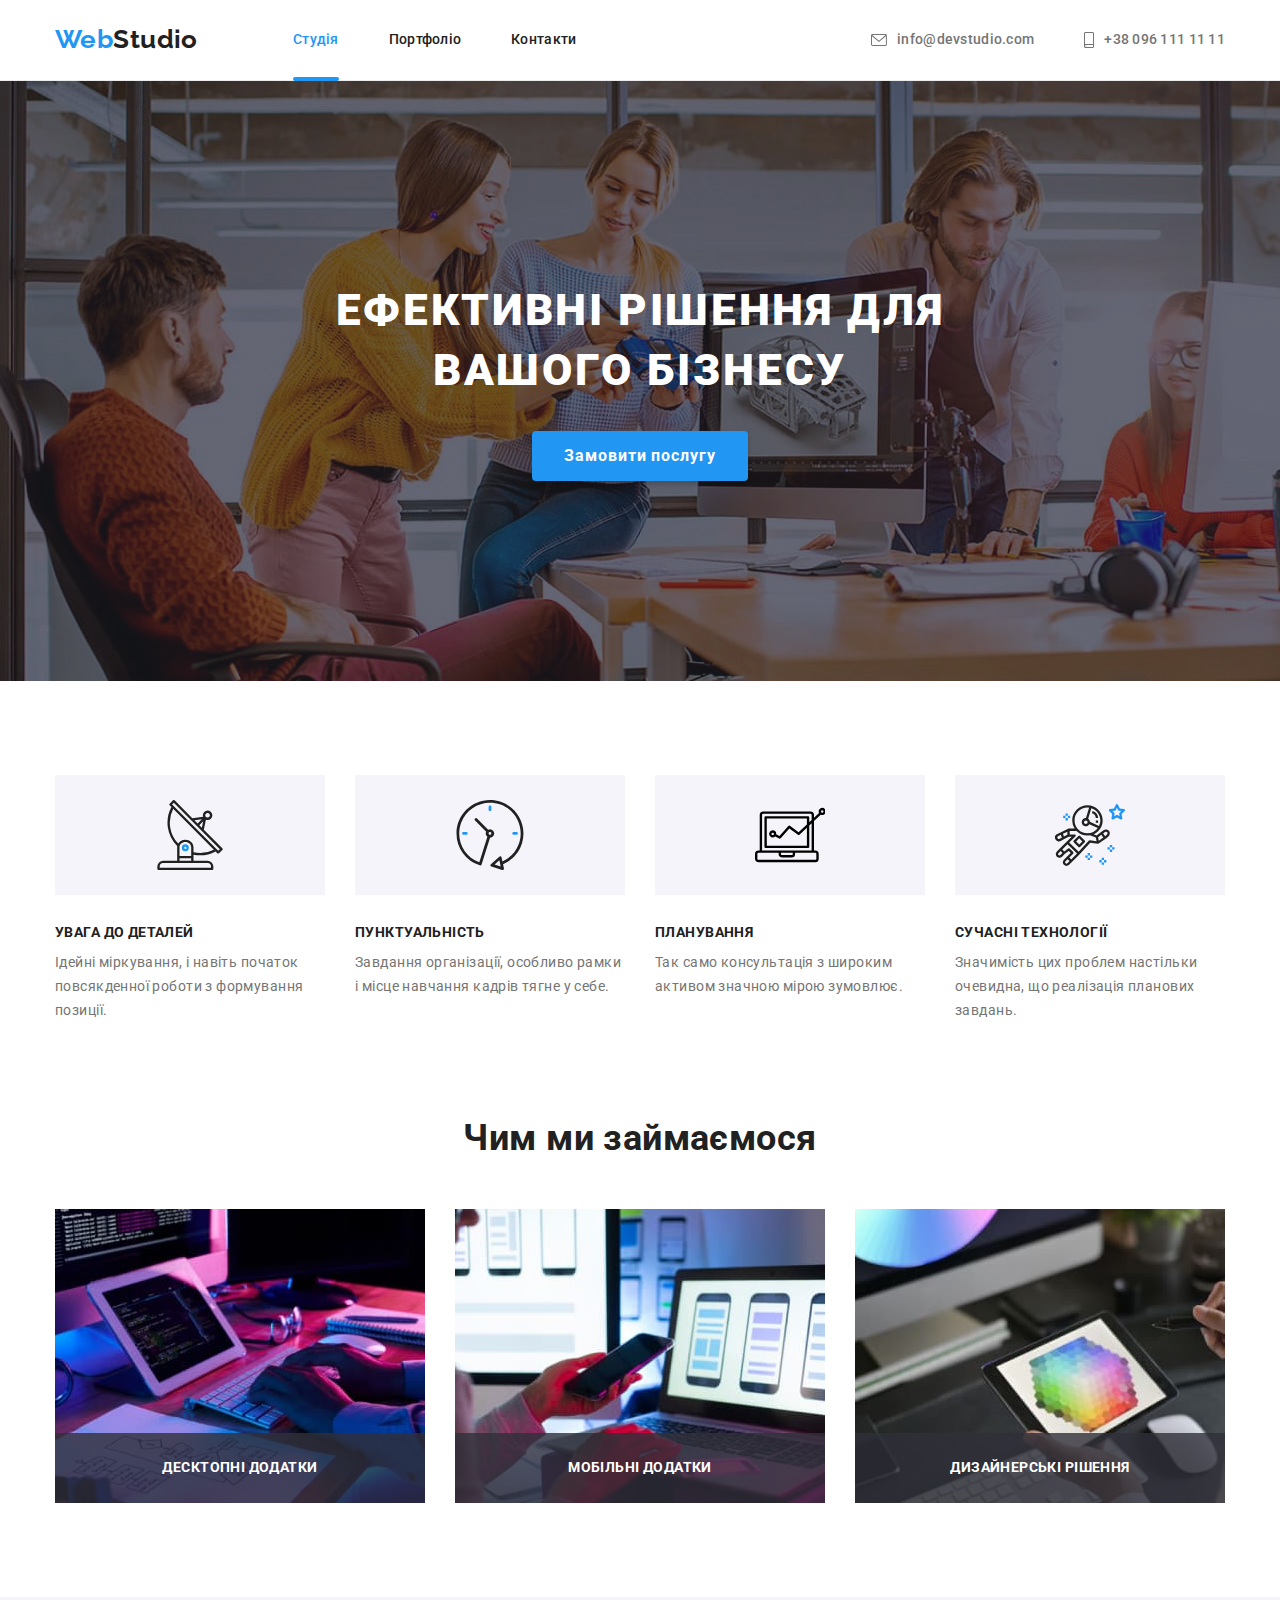
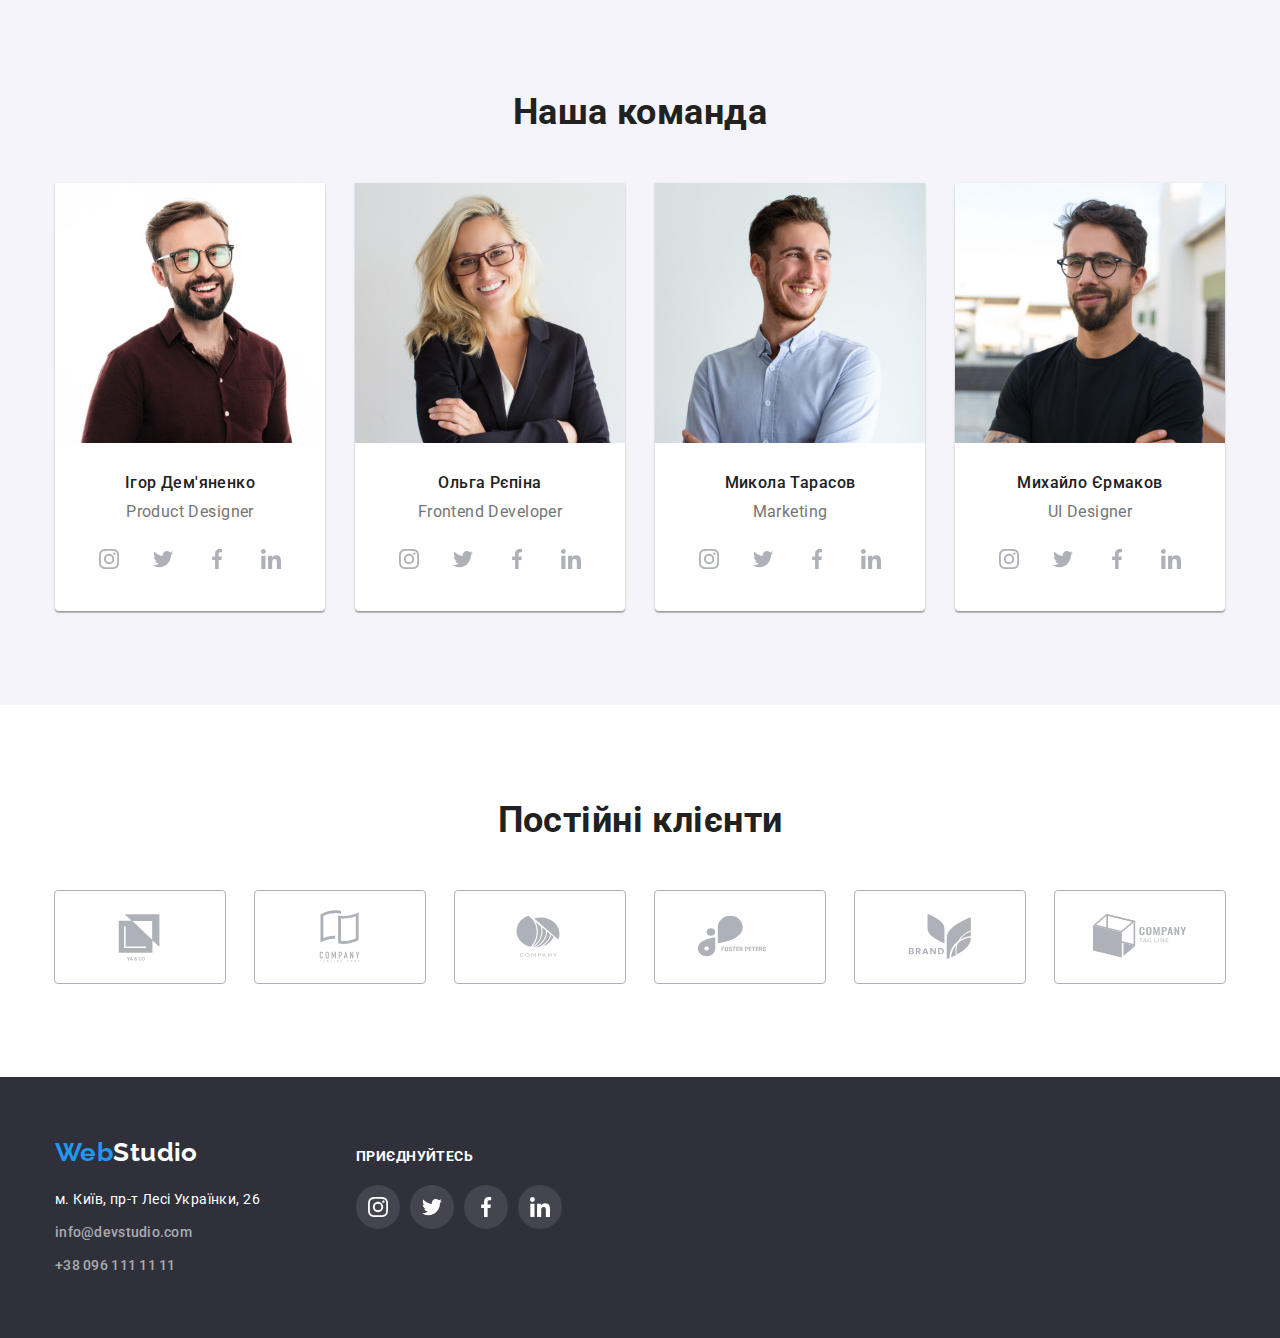
<file: index.html>
<!DOCTYPE html>
<html lang="uk">
  <head>
    <meta charset="UTF-8" />
    <meta http-equiv="X-UA-Compatible" content="IE=edge" />
    <meta name="viewport" content="width=device-width, initial-scale=1.0" />
    <title>Студія</title>
    <link
      href="https://fonts.googleapis.com/css2?family=Raleway:wght@700&family=Roboto:wght@400;500;700;900&display=swap"
      rel="stylesheet"
    />
    <link
      rel="stylesheet"
      href="https://cdnjs.cloudflare.com/ajax/libs/modern-normalize/1.1.0/modern-normalize.css"
    />
    <link rel="stylesheet" href="./css/styles.css" />
  </head>
  <body>
    <header class="header">
      <!-- Novigtion menu -->
      <div class="container header-container">
        <nav class="site-navigation">
          <ul class="navigation-list list">
            <li class="navigation-logo">
              <a href="./index.html" class="logo link">
                Web<span class="logo-part">Studio</span>
              </a>
            </li>
            <li class="navigation-item">
              <a
                href="./index.html"
                class="navigation-link current link hover-focus"
                >Студія</a
              >
            </li>
            <li class="navigation-item">
              <a href="portfolio.html" class="navigation-link link hover-focus"
                >Портфоліо</a
              >
            </li>
            <li class="navigation-item">
              <a href="#" class="navigation-link link hover-focus">Контакти</a>
            </li>
          </ul>
        </nav>
        <!-- Contact info in header-->
        <ul class="contacts-list list">
          <li class="navigation-item">
            <a
              href="mailto:info@devstudio.com"
              class="contacts-link link hover-focus"
            >
              <svg class="contacts-icon" width="16" height="12">
                <use href="./images/icons.svg#icon-mail"></use>
              </svg>
              info@devstudio.com</a
            >
          </li>
          <li class="navigation-item icon-phone">
            <a href="tel:+380961111111" class="contacts-link link hover-focus"
              ><svg class="contacts-icon" width="10" height="16">
                <use href="./images/icons.svg#icon-phone"></use>
              </svg>
              +38 096 111 11 11</a
            >
          </li>
        </ul>
      </div>
    </header>
    <main>
      <!-- Hero -->
      <section class="hero">
        <h1 class="hero-title">Ефективні рішення для вашого бізнесу</h1>
        <button type="button" class="btn" data-modal-open>
          Замовити послугу
        </button>
      </section>
      <!-- Features -->
      <section class="features section">
        <div class="container">
          <h2 class="visually-hidden">наші особливості</h2>
          <ul class="features-list list">
            <li class="features-item">
              <div class="features-icon">
                <svg class="background-icon" width="70" height="70">
                  <use href="./images/icons.svg#icon-antenna"></use>
                </svg>
              </div>
              <h3 class="list-title">увага до деталей</h3>
              <p class="features-list-item">
                Ідейні міркування, і навіть початок повсякденної роботи з
                формування позиції.
              </p>
            </li>
            <li class="features-item">
              <div class="features-icon">
                <svg class="background-icon" width="70" height="70">
                  <use href="./images/icons.svg#icon-clock"></use>
                </svg>
              </div>
              <h3 class="list-title">пунктуальність</h3>
              <p class="features-list-item">
                Завдання організації, особливо рамки і місце навчання кадрів
                тягне у себе.
              </p>
            </li>
            <li class="features-item">
              <div class="features-icon">
                <svg class="background-icon" width="70" height="70">
                  <use href="./images/icons.svg#icon-vector"></use>
                </svg>
              </div>
              <h3 class="list-title">планування</h3>
              <p class="features-list-item">
                Так само консультація з широким активом значною мірою зумовлює.
              </p>
            </li>
            <li class="features-item">
              <div class="features-icon">
                <svg class="background-icon" width="70" height="70">
                  <use href="./images/icons.svg#icon-astronaut"></use>
                </svg>
              </div>
              <h3 class="list-title">сучасні технології</h3>
              <p class="features-list-item">
                Значимість цих проблем настільки очевидна, що реалізація
                планових завдань.
              </p>
            </li>
          </ul>
        </div>
      </section>
      <!-- About -->
      <section class="about section section-no-padding">
        <div class="container">
          <h2 class="section-title">Чим ми займаємося</h2>
          <ul class="about-list list">
            <li class="about-item">
              <img
                src="./images/studio/pc.jpg"
                alt="Для ПК"
                width="370"
                height="294"
              />
              <div class="about-wrapper">
                <p class="wrapper-text list-title">десктопні додатки</p>
              </div>
            </li>
            <li class="about-item">
              <img
                src="./images/studio/laptop.jpg"
                alt="Для ноутбуків"
                width="370"
                height="294"
              />
              <div class="about-wrapper">
                <p class="wrapper-text list-title">мобільні додатки</p>
              </div>
            </li>
            <li class="about-item">
              <img
                src="./images/studio/tablet.jpg"
                alt="Для планшетів"
                width="370"
                height="294"
              />
              <div class="about-wrapper">
                <p class="wrapper-text list-title">Дизайнерські рішення</p>
              </div>
            </li>
          </ul>
        </div>
      </section>
      <!-- Our command -->
      <section class="command section">
        <div class="container">
          <h2 class="section-title">Наша команда</h2>
          <ul class="command-list list">
            <li class="command-list-item">
              <img
                src="./images/studio/igor-demyanenko.jpg"
                alt="Ігор Дем'яненко"
                width="270"
                height="260"
              />
              <div class="command-content">
                <h3 class="command-item title">Ігор Дем'яненко</h3>
                <p class="command-item description">Product Designer</p>
                <ul class="social-list list">
                  <li class="social-item">
                    <a
                      href="https://www.instagram.com/"
                      target="_blank"
                      rel="noopener noreferrer nofollow"
                      class="social-link"
                      ><svg class="social-icon" width="20" height="20">
                        <use href="./images/icons.svg#icon-instagram"></use>
                      </svg>
                    </a>
                  </li>
                  <li class="social-item">
                    <a
                      href="https://www.twitter.com/"
                      target="_blank"
                      rel="noopener noreferrer nofollow"
                      class="social-link"
                      ><svg class="social-icon" width="20" height="20">
                        <use href="./images/icons.svg#icon-twitter"></use>
                      </svg>
                    </a>
                  </li>
                  <li class="social-item">
                    <a
                      href="https://www.facebook.com/"
                      target="_blank"
                      rel="noopener noreferrer nofollow"
                      class="social-link"
                      ><svg class="social-icon" width="20" height="20">
                        <use href="./images/icons.svg#icon-facebook"></use>
                      </svg>
                    </a>
                  </li>
                  <li class="social-item">
                    <a
                      href="https://linkedin.com/"
                      target="_blank"
                      rel="noopener noreferrer nofollow"
                      class="social-link"
                      ><svg class="social-icon" width="20" height="20">
                        <use href="./images/icons.svg#icon-linkedin"></use>
                      </svg>
                    </a>
                  </li>
                </ul>
              </div>
            </li>
            <li class="command-list-item">
              <img
                src="./images/studio/olga-ryepina.jpg"
                alt="Ольга Рєпіна"
                width="270"
                height="260"
              />
              <div class="command-content">
                <h3 class="command-item title">Ольга Рєпіна</h3>
                <p class="command-item description">Frontend Developer</p>
                <ul class="social-list list">
                  <li class="social-item">
                    <a
                      href="https://www.instagram.com/"
                      target="_blank"
                      rel="noopener noreferrer nofollow"
                      class="social-link"
                      ><svg class="social-icon" width="20" height="20">
                        <use href="./images/icons.svg#icon-instagram"></use>
                      </svg>
                    </a>
                  </li>
                  <li class="social-item">
                    <a
                      href="https://www.twitter.com/"
                      target="_blank"
                      rel="noopener noreferrer nofollow"
                      class="social-link"
                      ><svg class="social-icon" width="20" height="20">
                        <use href="./images/icons.svg#icon-twitter"></use>
                      </svg>
                    </a>
                  </li>
                  <li class="social-item">
                    <a
                      href="https://www.facebook.com/"
                      target="_blank"
                      rel="noopener noreferrer nofollow"
                      class="social-link"
                      ><svg class="social-icon" width="20" height="20">
                        <use href="./images/icons.svg#icon-facebook"></use>
                      </svg>
                    </a>
                  </li>
                  <li class="social-item">
                    <a
                      href="https://linkedin.com/"
                      target="_blank"
                      rel="noopener noreferrer nofollow"
                      class="social-link"
                      ><svg class="social-icon" width="20" height="20">
                        <use href="./images/icons.svg#icon-linkedin"></use>
                      </svg>
                    </a>
                  </li>
                </ul>
              </div>
            </li>
            <li class="command-list-item">
              <img
                src="./images/studio/mykola-tarasov.jpg"
                alt="Микола Тарасов"
                width="270"
                height="260"
              />
              <div class="command-content">
                <h3 class="command-item title">Микола Тарасов</h3>
                <p class="command-item description">Marketing</p>
                <ul class="social-list list">
                  <li class="social-item">
                    <a
                      href="https://www.instagram.com/"
                      target="_blank"
                      rel="noopener noreferrer nofollow"
                      class="social-link"
                      ><svg class="social-icon" width="20" height="20">
                        <use href="./images/icons.svg#icon-instagram"></use>
                      </svg>
                    </a>
                  </li>
                  <li class="social-item">
                    <a
                      href="https://www.twitter.com/"
                      target="_blank"
                      rel="noopener noreferrer nofollow"
                      class="social-link"
                      ><svg class="social-icon" width="20" height="20">
                        <use href="./images/icons.svg#icon-twitter"></use>
                      </svg>
                    </a>
                  </li>
                  <li class="social-item">
                    <a
                      href="https://www.facebook.com/"
                      target="_blank"
                      rel="noopener noreferrer nofollow"
                      class="social-link"
                      ><svg class="social-icon" width="20" height="20">
                        <use href="./images/icons.svg#icon-facebook"></use>
                      </svg>
                    </a>
                  </li>
                  <li class="social-item">
                    <a
                      href="https://linkedin.com/"
                      target="_blank"
                      rel="noopener noreferrer nofollow"
                      class="social-link"
                      ><svg class="social-icon" width="20" height="20">
                        <use href="./images/icons.svg#icon-linkedin"></use>
                      </svg>
                    </a>
                  </li>
                </ul>
              </div>
            </li>
            <li class="command-list-item">
              <img
                src="./images/studio/myxajlo-yermakov.jpg"
                alt="Михайло Єрмаков"
                width="270"
                height="260"
              />
              <div class="command-content">
                <h3 class="command-item title">Михайло Єрмаков</h3>
                <p class="command-item description">UI Designer</p>
                <ul class="social-list list">
                  <li class="social-item">
                    <a
                      href="https://www.instagram.com/"
                      target="_blank"
                      rel="noopener noreferrer nofollow"
                      class="social-link"
                      ><svg class="social-icon" width="20" height="20">
                        <use href="./images/icons.svg#icon-instagram"></use>
                      </svg>
                    </a>
                  </li>
                  <li class="social-item">
                    <a
                      href="https://www.twitter.com/"
                      target="_blank"
                      rel="noopener noreferrer nofollow"
                      class="social-link"
                      ><svg class="social-icon" width="20" height="20">
                        <use href="./images/icons.svg#icon-twitter"></use>
                      </svg>
                    </a>
                  </li>
                  <li class="social-item">
                    <a
                      href="https://www.facebook.com/"
                      target="_blank"
                      rel="noopener noreferrer nofollow"
                      class="social-link"
                      ><svg class="social-icon" width="20" height="20">
                        <use href="./images/icons.svg#icon-facebook"></use>
                      </svg>
                    </a>
                  </li>
                  <li class="social-item">
                    <a
                      href="https://linkedin.com/"
                      target="_blank"
                      rel="noopener noreferrer nofollow"
                      class="social-link"
                      ><svg class="social-icon" width="20" height="20">
                        <use href="./images/icons.svg#icon-linkedin"></use>
                      </svg>
                    </a>
                  </li>
                </ul>
              </div>
            </li>
          </ul>
        </div>
      </section>
      <!-- Clients -->
      <section class="clients section">
        <div class="container">
          <h2 class="section-title">Постійні клієнти</h2>
          <ul class="clients-list list">
            <li class="clients-item">
              <a
                href="#"
                target="_blank"
                rel="noopener noreferrer nofollow"
                class="clients-link"
                ><svg class="clients-icon" width="106" height="60">
                  <use href="./images/icons.svg#icon-logo1"></use>
                </svg>
              </a>
            </li>
            <li class="clients-item">
              <a
                href="#"
                target="_blank"
                rel="noopener noreferrer nofollow"
                class="clients-link"
                ><svg class="clients-icon" width="106" height="60">
                  <use href="./images/icons.svg#icon-logo2"></use>
                </svg>
              </a>
            </li>
            <li class="clients-item">
              <a
                href="#"
                target="_blank"
                rel="noopener noreferrer nofollow"
                class="clients-link"
                ><svg class="clients-icon" width="106" height="60">
                  <use href="./images/icons.svg#icon-logo3"></use>
                </svg>
              </a>
            </li>
            <li class="clients-item">
              <a
                href="#"
                target="_blank"
                rel="noopener noreferrer nofollow"
                class="clients-link"
                ><svg class="clients-icon" width="106" height="60">
                  <use href="./images/icons.svg#icon-logo4"></use>
                </svg>
              </a>
            </li>
            <li class="clients-item">
              <a
                href="#"
                target="_blank"
                rel="noopener noreferrer nofollow"
                class="clients-link"
                ><svg class="clients-icon" width="106" height="60">
                  <use href="./images/icons.svg#icon-logo5"></use>
                </svg>
              </a>
            </li>
            <li class="clients-item">
              <a
                href="#"
                target="_blank"
                rel="noopener noreferrer nofollow"
                class="clients-link"
                ><svg class="clients-icon" width="106" height="60">
                  <use href="./images/icons.svg#icon-logo6"></use>
                </svg>
              </a>
            </li>
          </ul>
        </div>
      </section>
    </main>
    <footer class="footer">
      <div class="container footer-container">
        <!-- Conact info in footer-->
        <div class="footer-wrapper">
          <a href="./index.html" class="logo link"
            >Web<span class="logo-part">Studio</span></a
          >
          <address class="address-list">
            <ul class="footer-list list">
              <li class="footer-item">
                <a
                  href="https://goo.gl/maps/oTK9Qx1b8EizypSq5"
                  target="_blank"
                  rel="noopener noreferrer nofollow"
                  class="address link hover-focus"
                  >м. Київ, пр-т Лесі Українки, 26</a
                >
              </li>
              <li class="footer-item">
                <a
                  href="mailto:info@devstudio.com"
                  class="contacts-link link hover-focus"
                  >info@devstudio.com</a
                >
              </li>
              <li class="footer-item">
                <a
                  href="tel:+380961111111"
                  class="contacts-link link hover-focus"
                  >+38 096 111 11 11</a
                >
              </li>
            </ul>
          </address>
        </div>
        <div class="footer-social">
          <h2 class="list-title">приєднуйтесь</h2>
          <ul class="social-list list">
            <li class="social-item">
              <a
                href="https://www.instagram.com/"
                target="_blank"
                rel="noopener noreferrer nofollow"
                class="social-link"
                ><svg class="social-icon" width="20" height="20">
                  <use href="./images/icons.svg#icon-instagram"></use>
                </svg>
              </a>
            </li>
            <li class="social-item">
              <a
                href="https://www.twitter.com/"
                target="_blank"
                rel="noopener noreferrer nofollow"
                class="social-link"
                ><svg class="social-icon" width="20" height="20">
                  <use href="./images/icons.svg#icon-twitter"></use>
                </svg>
              </a>
            </li>
            <li class="social-item">
              <a
                href="https://www.facebook.com/"
                target="_blank"
                rel="noopener noreferrer nofollow"
                class="social-link"
                ><svg class="social-icon" width="20" height="20">
                  <use href="./images/icons.svg#icon-facebook"></use>
                </svg>
              </a>
            </li>
            <li class="social-item">
              <a
                href="https://linkedin.com/"
                target="_blank"
                rel="noopener noreferrer nofollow"
                class="social-link"
                ><svg class="social-icon" width="20" height="20">
                  <use href="./images/icons.svg#icon-linkedin"></use>
                </svg>
              </a>
            </li>
          </ul>
        </div>
      </div>
    </footer>
    <div class="backdrop is-hidden" data-modal>
      <div class="modal">
        <button type="button" class="close-button" data-modal-close>
          <svg class="close-icon" width="18" height="18">
            <use href="./images/icons.svg#icon-close"></use>
          </svg>
        </button>
      </div>
    </div>
    <script src="./js/modal.js"></script>
  </body>
</html>
</file>
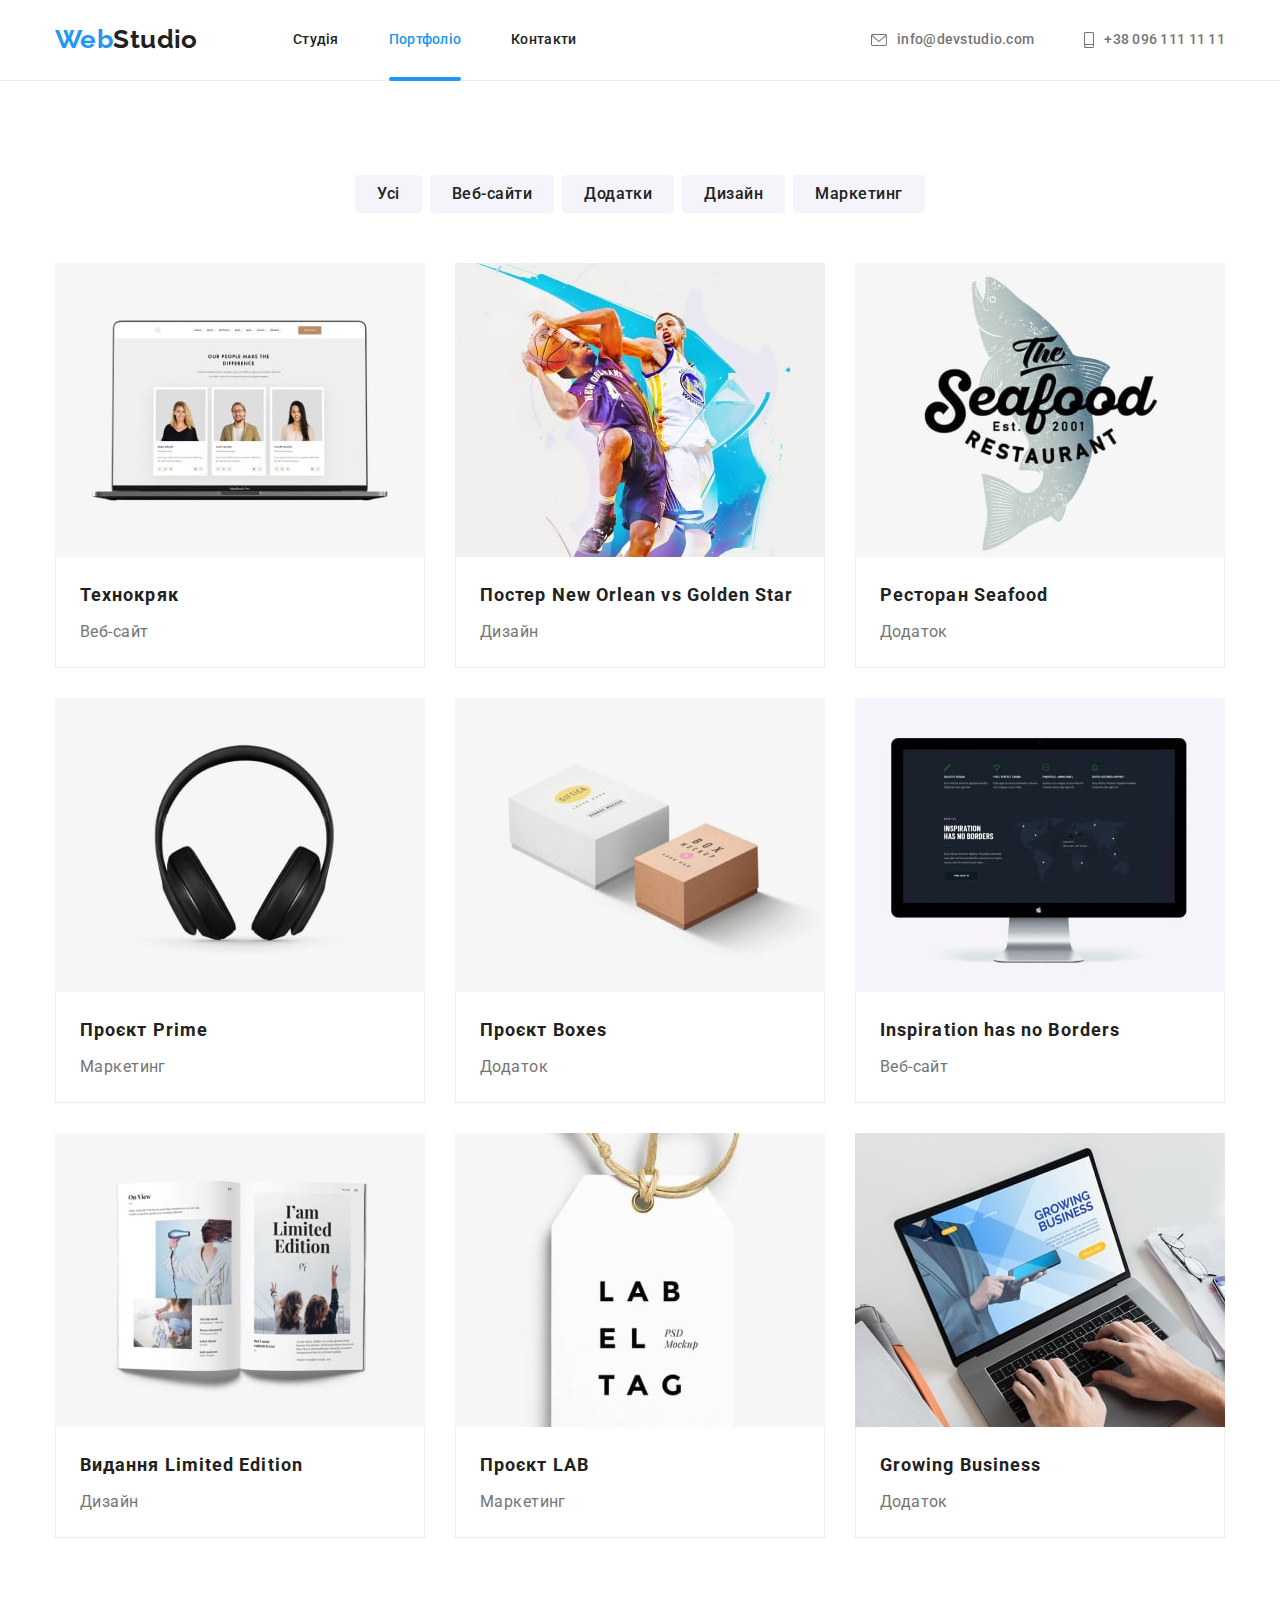
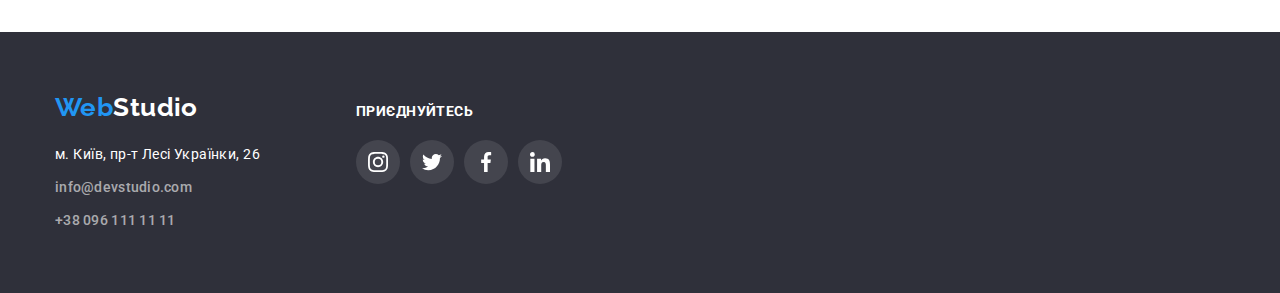
<file: portfolio.html>
<!DOCTYPE html>
<html lang="uk">
  <head>
    <meta charset="UTF-8" />
    <meta http-equiv="X-UA-Compatible" content="IE=edge" />
    <meta name="viewport" content="width=device-width, initial-scale=1.0" />
    <title>Портфоліо</title>
    <link
      href="https://fonts.googleapis.com/css2?family=Raleway:wght@700&family=Roboto:wght@400;500;700;900&display=swap"
      rel="stylesheet"
    />
    <link
      rel="stylesheet"
      href="https://cdnjs.cloudflare.com/ajax/libs/modern-normalize/1.1.0/modern-normalize.css"
    />
    <link rel="stylesheet" href="./css/styles.css" />
  </head>
  <body>
    <header class="header">
      <!-- Novigtion menu -->
      <div class="container header-container">
        <nav class="site-navigation">
          <ul class="navigation-list list">
            <li class="navigation-logo">
              <a href="./index.html" class="logo link">
                Web<span class="logo-part">Studio</span>
              </a>
            </li>
            <li class="navigation-item">
              <a href="./index.html" class="navigation-link link hover-focus"
                >Студія</a
              >
            </li>
            <li class="navigation-item">
              <a
                href="portfolio.html"
                class="navigation-link current link hover-focus"
                >Портфоліо</a
              >
            </li>
            <li class="navigation-item">
              <a href="#" class="navigation-link link hover-focus">Контакти</a>
            </li>
          </ul>
        </nav>
        <!-- Contact info in header-->
        <ul class="contacts-list list">
          <li class="navigation-item">
            <a
              href="mailto:info@devstudio.com"
              class="contacts-link link hover-focus"
            >
              <svg class="contacts-icon" width="16" height="12">
                <use href="./images/icons.svg#icon-mail"></use>
              </svg>
              info@devstudio.com</a
            >
          </li>
          <li class="navigation-item icon-phone">
            <a href="tel:+380961111111" class="contacts-link link hover-focus"
              ><svg class="contacts-icon" width="10" height="16">
                <use href="./images/icons.svg#icon-phone"></use>
              </svg>
              +38 096 111 11 11</a
            >
          </li>
        </ul>
      </div>
    </header>
    <main>
      <section class="portfolio section">
        <div class="container">
          <h1 class="visually-hidden">Наші роботи</h1>
          <ul class="category-list list">
            <li class="category-item">
              <button type="button" class="portfolio-btn">Усі</button>
            </li>
            <li class="category-item">
              <button type="button" class="portfolio-btn">Веб-сайти</button>
            </li>
            <li class="category-item">
              <button type="button" class="portfolio-btn">Додатки</button>
            </li>
            <li class="category-item">
              <button type="button" class="portfolio-btn">Дизайн</button>
            </li>
            <li class="category-item">
              <button type="button" class="portfolio-btn">Маркетинг</button>
            </li>
          </ul>
          <ul class="work-list list">
            <li class="work-item">
              <a href="#" class="work-link link">
                <div class="work-thumb">
                  <img
                    src="./images/portfolio/technocrack.jpg"
                    alt="Технокряк"
                    width="370"
                    height="294"
                  />
                  <div class="work-overlay">
                    <p class="overlay-text">
                      Ресурс пропонує комплексні пропозиції з різним рівнем
                      функціоналу та сервісів. Все це дозволить відвідувачу
                      отримати вичерпні відомості про компанію чи приватну
                      особу.
                    </p>
                  </div>
                </div>
                <div class="work-text-container">
                  <h2 class="work-title">Технокряк</h2>
                  <p class="work-description">Веб-сайт</p>
                </div>
              </a>
            </li>
            <li class="work-item">
              <a href="#" class="work-link link">
                <div class="work-thumb">
                  <img
                    src="./images/portfolio/poster.jpg"
                    alt="Постер New Orlean vs Golden Star"
                    width="370"
                    height="294"
                  />
                  <div class="work-overlay">
                    <p class="overlay-text">
                      Ресурс пропонує комплексні пропозиції з різним рівнем
                      функціоналу та сервісів. Все це дозволить відвідувачу
                      отримати вичерпні відомості про компанію чи приватну
                      особу.
                    </p>
                  </div>
                </div>
                <div class="work-text-container">
                  <h2 class="work-title">Постер New Orlean vs Golden Star</h2>
                  <p class="work-description">Дизайн</p>
                </div>
              </a>
            </li>
            <li class="work-item">
              <a href="#" class="work-link link">
                <div class="work-thumb">
                  <img
                    src="./images/portfolio/seafood-restaurant.jpg"
                    alt="Ресторан Seafood"
                    width="370"
                    height="294"
                  />
                  <div class="work-overlay">
                    <p class="overlay-text">
                      Ресурс пропонує комплексні пропозиції з різним рівнем
                      функціоналу та сервісів. Все це дозволить відвідувачу
                      отримати вичерпні відомості про компанію чи приватну
                      особу.
                    </p>
                  </div>
                </div>
                <div class="work-text-container">
                  <h2 class="work-title">Ресторан Seafood</h2>
                  <p class="work-description">Додаток</p>
                </div>
              </a>
            </li>
            <li class="work-item">
              <a href="#" class="work-link link">
                <div class="work-thumb">
                  <img
                    src="./images/portfolio/project-prime.jpg"
                    alt="Проєкт Prime"
                    width="370"
                    height="294"
                  />
                  <div class="work-overlay">
                    <p class="overlay-text">
                      Ресурс пропонує комплексні пропозиції з різним рівнем
                      функціоналу та сервісів. Все це дозволить відвідувачу
                      отримати вичерпні відомості про компанію чи приватну
                      особу.
                    </p>
                  </div>
                </div>
                <div class="work-text-container">
                  <h2 class="work-title">Проєкт Prime</h2>
                  <p class="work-description">Маркетинг</p>
                </div>
              </a>
            </li>
            <li class="work-item">
              <a href="#" class="work-link link">
                <div class="work-thumb">
                  <img
                    src="./images/portfolio/project-boxes.jpg"
                    alt="Проєкт Boxes"
                    width="370"
                    height="294"
                  />
                  <div class="work-overlay">
                    <p class="overlay-text">
                      Ресурс пропонує комплексні пропозиції з різним рівнем
                      функціоналу та сервісів. Все це дозволить відвідувачу
                      отримати вичерпні відомості про компанію чи приватну
                      особу.
                    </p>
                  </div>
                </div>
                <div class="work-text-container">
                  <h2 class="work-title">Проєкт Boxes</h2>
                  <p class="work-description">Додаток</p>
                </div>
              </a>
            </li>
            <li class="work-item">
              <a href="#" class="work-link link">
                <div class="work-thumb">
                  <img
                    src="./images/portfolio/inspiration-borders.jpg"
                    alt="Inspiration has no Borders"
                    width="370"
                    height="294"
                  />
                  <div class="work-overlay">
                    <p class="overlay-text">
                      Ресурс пропонує комплексні пропозиції з різним рівнем
                      функціоналу та сервісів. Все це дозволить відвідувачу
                      отримати вичерпні відомості про компанію чи приватну
                      особу.
                    </p>
                  </div>
                </div>
                <div class="work-text-container">
                  <h2 class="work-title">Inspiration has no Borders</h2>
                  <p class="work-description">Веб-сайт</p>
                </div>
              </a>
            </li>
            <li class="work-item">
              <a href="#" class="work-link link">
                <div class="work-thumb">
                  <img
                    src="./images/portfolio/limited-edition.jpg"
                    alt="Видання Limited Edition"
                    width="370"
                    height="294"
                  />
                  <div class="work-overlay">
                    <p class="overlay-text">
                      Ресурс пропонує комплексні пропозиції з різним рівнем
                      функціоналу та сервісів. Все це дозволить відвідувачу
                      отримати вичерпні відомості про компанію чи приватну
                      особу.
                    </p>
                  </div>
                </div>
                <div class="work-text-container">
                  <h2 class="work-title">Видання Limited Edition</h2>
                  <p class="work-description">Дизайн</p>
                </div>
              </a>
            </li>
            <li class="work-item">
              <a href="#" class="work-link link">
                <div class="work-thumb">
                  <img
                    src="./images/portfolio/project-lab.jpg"
                    alt="Проєкт LAB"
                    width="370"
                    height="294"
                  />
                  <div class="work-overlay">
                    <p class="overlay-text">
                      Ресурс пропонує комплексні пропозиції з різним рівнем
                      функціоналу та сервісів. Все це дозволить відвідувачу
                      отримати вичерпні відомості про компанію чи приватну
                      особу.
                    </p>
                  </div>
                </div>
                <div class="work-text-container">
                  <h2 class="work-title">Проєкт LAB</h2>
                  <p class="work-description">Маркетинг</p>
                </div>
              </a>
            </li>
            <li class="work-item">
              <a href="#" class="work-link link">
                <div class="work-thumb">
                  <img
                    src="./images/portfolio/growing-business.jpg"
                    alt="Growing Business"
                    width="370"
                    height="294"
                  />
                  <div class="work-overlay">
                    <p class="overlay-text">
                      Ресурс пропонує комплексні пропозиції з різним рівнем
                      функціоналу та сервісів. Все це дозволить відвідувачу
                      отримати вичерпні відомості про компанію чи приватну
                      особу.
                    </p>
                  </div>
                </div>
                <div class="work-text-container">
                  <h2 class="work-title">Growing Business</h2>
                  <p class="work-description">Додаток</p>
                </div>
              </a>
            </li>
          </ul>
        </div>
      </section>
    </main>
    <footer class="footer">
      <div class="container footer-container">
        <!-- Conact info in footer-->
        <div class="footer-wrapper">
          <a href="./index.html" class="logo link"
            >Web<span class="logo-part">Studio</span></a
          >
          <address class="address-list">
            <ul class="footer-list list">
              <li class="footer-item">
                <a
                  href="https://goo.gl/maps/oTK9Qx1b8EizypSq5"
                  target="_blank"
                  rel="noopener noreferrer nofollow"
                  class="address link hover-focus"
                  >м. Київ, пр-т Лесі Українки, 26</a
                >
              </li>
              <li class="footer-item">
                <a
                  href="mailto:info@devstudio.com"
                  class="contacts-link link hover-focus"
                  >info@devstudio.com</a
                >
              </li>
              <li class="footer-item">
                <a
                  href="tel:+380961111111"
                  class="contacts-link link hover-focus"
                  >+38 096 111 11 11</a
                >
              </li>
            </ul>
          </address>
        </div>
        <section class="footer-social">
          <h2 class="list-title">приєднуйтесь</h2>
          <ul class="social-list list">
            <li class="social-item">
              <a
                href="https://www.instagram.com/"
                target="_blank"
                rel="noopener noreferrer nofollow"
                class="social-link"
                ><svg class="social-icon" width="20" height="20">
                  <use href="./images/icons.svg#icon-instagram"></use>
                </svg>
              </a>
            </li>
            <li class="social-item">
              <a
                href="https://www.twitter.com/"
                target="_blank"
                rel="noopener noreferrer nofollow"
                class="social-link"
                ><svg class="social-icon" width="20" height="20">
                  <use href="./images/icons.svg#icon-twitter"></use>
                </svg>
              </a>
            </li>
            <li class="social-item">
              <a
                href="https://www.facebook.com/"
                target="_blank"
                rel="noopener noreferrer nofollow"
                class="social-link"
                ><svg class="social-icon" width="20" height="20">
                  <use href="./images/icons.svg#icon-facebook"></use>
                </svg>
              </a>
            </li>
            <li class="social-item">
              <a
                href="https://linkedin.com/"
                target="_blank"
                rel="noopener noreferrer nofollow"
                class="social-link"
                ><svg class="social-icon" width="20" height="20">
                  <use href="./images/icons.svg#icon-linkedin"></use>
                </svg>
              </a>
            </li>
          </ul>
        </section>
      </div>
    </footer>
  </body>
</html>
</file>
<file: css/styles.css>
:root {
  --primary-text-color: #757575;
  --title-text-color: #212121;
  --footer-text-color: rgba(255, 255, 255, 0.6);
  --accent-color: #2196f3;
  --primary-white-color: #ffffff;
  --grey-bgc: #f5f4fa;
  --dark-grey-bgc: #2f303a;
  --btn-activ-color: #188ce8;
  --icon-color: #afb1b8;
  --work-list-gap: 30px;
}

:focus {
  outline: none;
}

body {
  background-color: var(--primary-white-color);

  font-family: "Roboto", sans-serif;
  font-size: 14px;
  line-height: 1.14;
  letter-spacing: 0.03em;

  color: var(--primary-text-color);
}

.container {
  margin-left: auto;
  margin-right: auto;
  width: 1200px;
  padding-left: 15px;
  padding-right: 15px;
}

.section {
  padding-top: 94px;
  padding-bottom: 94px;
}

.section-no-padding {
  padding-top: 0;
}

h1,
h2,
h3,
h4,
h5,
h6,
p {
  margin-top: 0;
  margin-bottom: 0;
}

img {
  display: block;
  max-width: 100%;
}

svg {
  display: block;
}

a,
button {
  transition: background 250ms cubic-bezier(0.4, 0, 0.2, 1),
    color 250ms cubic-bezier(0.4, 0, 0.2, 1),
    box-shadow 250ms cubic-bezier(0.4, 0, 0.2, 1),
    fill 250ms cubic-bezier(0.4, 0, 0.2, 1),
    border 250ms cubic-bezier(0.4, 0, 0.2, 1);
}

.list {
  padding: 0;
  margin: 0;
  list-style: none;
}

.link {
  text-decoration: none;
}

.visually-hidden {
  position: absolute;
  width: 1px;
  height: 1px;
  margin: -1px;
  border: 0;
  padding: 0;
  white-space: nowrap;
  clip-path: inset(100%);
  clip: rect(0 0 0 0);
  overflow: hidden;
}

/* Header styles */
.header {
  border-bottom: 1px solid #ececec;
}

.header-container {
  display: flex;
}

.site-navigation {
  width: 606px;
}

.navigation-list,
.contacts-list {
  display: flex;
  align-items: center;
}

.contacts-list {
  margin-left: auto;
}

.navigation-logo {
  position: relative;

  width: 145px;
  padding-top: 24px;
  padding-bottom: 25px;
  margin-right: 93px;
}

.navigation-item {
  position: relative;
}

.navigation-item:not(:last-child) {
  margin-right: 50px;
}

.logo {
  font-family: "Raleway", sans-serif;
  font-weight: 700;
  font-size: 26px;
  line-height: 1.19;

  color: var(--accent-color);
}

.header .logo-part {
  color: var(--title-text-color);
}

.navigation-link.current {
  color: var(--accent-color);
}

.current::after {
  position: absolute;
  left: 0;
  bottom: -1px;

  content: "";
  display: block;
  width: 100%;
  height: 4px;

  background-color: var(--accent-color);
  border-radius: 2px;
}

.navigation-link,
.contacts-link {
  display: block;
  padding-top: 32px;
  padding-bottom: 32px;

  font-weight: 500;
  letter-spacing: 0.02em;

  color: var(--title-text-color);
  fill: var(--primary-text-color);
}

.header .contacts-link {
  display: flex;
  align-items: center;

  color: var(--primary-text-color);
}

.contacts-icon {
  margin-right: 10px;
}

/* Hero styles */

.hero {
  max-width: 1600px;
  height: 600px;
  margin-left: auto;
  margin-right: auto;
  padding-top: 200px;
  padding-bottom: 200px;

  background-image: linear-gradient(
      to right,
      rgba(47, 48, 58, 0.4),
      rgba(47, 48, 58, 0.4)
    ),
    url("../images/studio/Hero.jpg");

  text-align: center;
}

.hero-title {
  max-width: 696px;
  margin-bottom: 30px;
  margin-right: auto;
  margin-left: auto;

  font-weight: 900;
  font-size: 44px;
  line-height: 1.36;
  letter-spacing: 0.06em;
  text-transform: uppercase;

  color: var(--primary-white-color);
}

.btn {
  min-width: 216px;
  padding: 10px 32px;

  background-color: var(--accent-color);
  border: none;
  font-family: "Roboto", sans-serif;
  font-weight: 700;
  font-size: 16px;
  line-height: 1.88;
  letter-spacing: 0.06em;
  border-radius: 4px;
  text-align: center;
  color: var(--primary-white-color);

  cursor: pointer;
}

.hero .btn {
  box-shadow: 0px 4px 4px rgba(0, 0, 0, 0.15);
}

.btn:hover,
.btn:focus {
  background-color: var(--btn-activ-color);
  border: none;
}
/* Features styles */
.features-list {
  display: flex;
}

.features-item {
  flex-basis: calc((100% - 90px) / 4);
  margin-right: 30px;
}

.features-item:last-child {
  margin-right: 0px;
}

.list-title {
  margin-bottom: 10px;

  font-size: 14px;
  font-weight: 700;
  text-transform: uppercase;

  color: var(--title-text-color);
}

.features-list-item {
  line-height: 1.71;
}

.features-icon {
  padding: 25px 100px;
  margin-bottom: 30px;

  background-color: var(--grey-bgc);
}

/* About styles */

.about-list {
  display: flex;
}

.about-list .about-item + .about-item {
  margin-left: 30px;
}

.section-title {
  margin-bottom: 50px;

  font-weight: 700;
  font-size: 36px;
  line-height: 1.17;
  text-align: center;

  color: var(--title-text-color);
}

.about-item {
  position: relative;
}

.about-wrapper {
  width: 100%;
  position: absolute;
  left: 0;
  bottom: 0;

  background-color: rgba(47, 48, 58, 0.8);
}

.wrapper-text {
  height: 70px;
  display: flex;
  justify-content: center;
  align-items: center;
  margin: 0;

  color: var(--primary-white-color);
}
/* Our command styles */

.command-list {
  display: flex;
}

.command.section {
  background-color: var(--grey-bgc);
}

.command-item {
  font-size: 16px;
  line-height: 1.19;
}

.command-item.title {
  margin-bottom: 10px;

  font-weight: 500;

  color: var(--title-text-color);
}

.command-item.description {
  margin-bottom: 16px;
}

.command-list .command-list-item + .command-list-item {
  margin-left: 30px;
}

.command-list-item {
  box-shadow: 0px 1px 3px rgba(0, 0, 0, 0.12), 0px 1px 1px rgba(0, 0, 0, 0.14),
    0px 2px 1px rgba(0, 0, 0, 0.2);
  border-radius: 0px 0px 4px 4px;

  background-color: var(--primary-white-color);
}
.command-content {
  padding-top: 30px;
  padding-bottom: 30px;
  text-align: center;
}

.social-list {
  display: flex;
  width: 206px;
  margin-left: auto;
  margin-right: auto;
}

.social-list .social-item + .social-item {
  margin-left: 10px;
}

.social-item {
  fill: var(--icon-color);
  display: flex;
  justify-content: center;
  align-items: center;
  width: 44px;
  height: 44px;
}

.social-link:hover,
.social-link:focus {
  border-radius: 50%;

  background-color: var(--accent-color);
  fill: var(--primary-white-color);
}

.social-link {
  border-radius: 50%;
  display: block;
  padding: 12px;
}

/* Clients */

.clients-list {
  display: flex;
}

.clients-item {
  display: flex;
  justify-content: center;
  align-items: center;
  width: 170px;
  height: 92px;
}

.clients-list .clients-item + .clients-item {
  margin-left: 30px;
}

.clients-link {
  padding: 16px 32px;
  fill: var(--icon-color);

  border: 1px solid var(--icon-color);
  border-radius: 4px;
}

.clients-link:hover,
.clients-link:focus {
  border-color: var(--accent-color);
  fill: var(--accent-color);
}

/* Footer styles */

.footer {
  padding-top: 60px;
  padding-bottom: 60px;
  background-color: var(--dark-grey-bgc);
}

.footer-container {
  display: flex;
  align-items: baseline;
}

.footer .logo {
  display: inline-block;
  margin-bottom: 20px;
}

.footer .logo-part {
  color: var(--primary-white-color);
}

.address-list {
  display: block;
  width: 231px;
}

.footer-list {
  line-height: 1.71;
  font-style: normal;
  font-weight: 400;
}

.footer-list .address {
  color: var(--primary-white-color);
}

.footer-item:not(:last-child) {
  margin-bottom: 9px;
}

.footer .contacts-link {
  padding: 0;

  color: var(--footer-text-color);
}

/* Footer social */

.footer-social {
  margin-left: 70px;
}

.footer-social .list-title {
  margin-bottom: 20px;

  color: var(--primary-white-color);
}

.footer-social .social-item {
  fill: var(--primary-white-color);
  background-color: rgba(255, 255, 255, 0.1);
  border-radius: 50%;
}

.footer-social .social-item:hover {
  background-color: var(--accent-color);
}
/* Hover and focus */

.hover-focus:hover,
.hover-focus:focus {
  color: var(--accent-color);
  fill: var(--accent-color);
}

/* -------------Portfolio page---------------- */

.category-list {
  display: flex;
  justify-content: center;
  margin-bottom: 50px;
}

.category-list .category-item + .category-item {
  margin-left: 8px;
}

.portfolio-btn {
  padding: 6px 22px;

  background-color: var(--grey-bgc);
  border-radius: 4px;
  border: none;

  font-family: "Roboto", sans-serif;
  font-weight: 500;
  font-size: 16px;
  line-height: 1.63;
  letter-spacing: 0.03em;

  color: var(--title-text-color);

  cursor: pointer;
}

.portfolio-btn:hover,
.portfolio-btn:focus {
  background-color: var(--accent-color);
  color: var(--primary-white-color);

  box-shadow: 0px 3px 1px rgba(0, 0, 0, 0.1), 0px 1px 2px rgba(0, 0, 0, 0.08),
    0px 2px 2px rgba(0, 0, 0, 0.12);
  border-radius: 4px;
}

.work-list {
  display: flex;
  flex-wrap: wrap;
  margin-bottom: calc(-1 * var(--work-list-gap));
  margin-left: calc(-1 * var(--work-list-gap));
}

.work-item {
  flex-basis: calc(100% / 3 - 30px);
  margin-bottom: var(--work-list-gap);
  margin-left: var(--work-list-gap);
}

.work-link {
  display: block;
}

.work-link:hover,
.work-link:focus {
  box-shadow: 0px 1px 1px rgba(0, 0, 0, 0.12), 0px 4px 4px rgba(0, 0, 0, 0.06),
    1px 4px 6px rgba(0, 0, 0, 0.16);
}

.work-text-container {
  padding: 20px 24px;

  border-left: 1px solid #eeeeee;
  border-right: 1px solid #eeeeee;
  border-bottom: 1px solid #eeeeee;
}

.work-title {
  margin-bottom: 4px;

  font-weight: 700;
  font-size: 18px;
  line-height: 2;
  letter-spacing: 0.06em;

  color: var(--title-text-color);
}

.work-description {
  font-size: 16px;
  line-height: 1.88;

  color: var(--primary-text-color);
}

.work-thumb {
  position: relative;
  overflow: hidden;
}

.work-overlay {
  width: 100%;
  height: 100%;
  position: absolute;
  top: 0;
  left: 0;

  transform: translateY(100%);
  transition: transform 250ms cubic-bezier(0.4, 0, 0.2, 1);

  background-color: rgba(33, 150, 243, 0.9);

  display: flex;
  justify-content: center;
  align-items: center;
}

.work-item:hover .work-overlay {
  transform: translateY(0);
}

.overlay-text {
  max-width: 322px;

  font-size: 18px;
  line-height: 1.56;

  color: var(--primary-white-color);
}

.backdrop {
  position: fixed;
  top: 0;
  left: 0;
  width: 100%;
  height: 100%;
  opacity: 1;

  background-color: rgba(0, 0, 0, 0.2);

  transition: opacity 250ms cubic-bezier(0.4, 0, 0.2, 1),
    visibility 250ms cubic-bezier(0.4, 0, 0.2, 1);
}

.is-hidden {
  opacity: 0;
  pointer-events: none;
  visibility: hidden;
}

.backdrop.is-hidden .modal {
  transform: translate(-50%, -50%) scale(1);
}

.close-button {
  position: absolute;
  right: 8px;
  top: 8px;

  width: 30px;
  height: 30px;

  display: flex;
  justify-content: center;
  align-items: center;

  border-radius: 50%;
  border: 1px solid rgba(0, 0, 0, 0.1);
  background-color: var(--primary-white-color);
  cursor: pointer;
}

.close-button:hover,
.close-button:focus {
  background-color: var(--accent-color);
}

.modal {
  min-width: 530px;
  min-height: 580px;

  position: absolute;
  top: 50%;
  left: 50%;
  transform: translate(-50%, -50%) scale(1.1);

  border-radius: 4px;

  background: var(--primary-white-color);
  box-shadow: 0px 1px 3px rgba(0, 0, 0, 0.12), 0px 1px 1px rgba(0, 0, 0, 0.14),
    0px 2px 1px rgba(0, 0, 0, 0.2);

  transition: transform 250ms cubic-bezier(0.4, 0, 0.2, 1);
}
</file>
